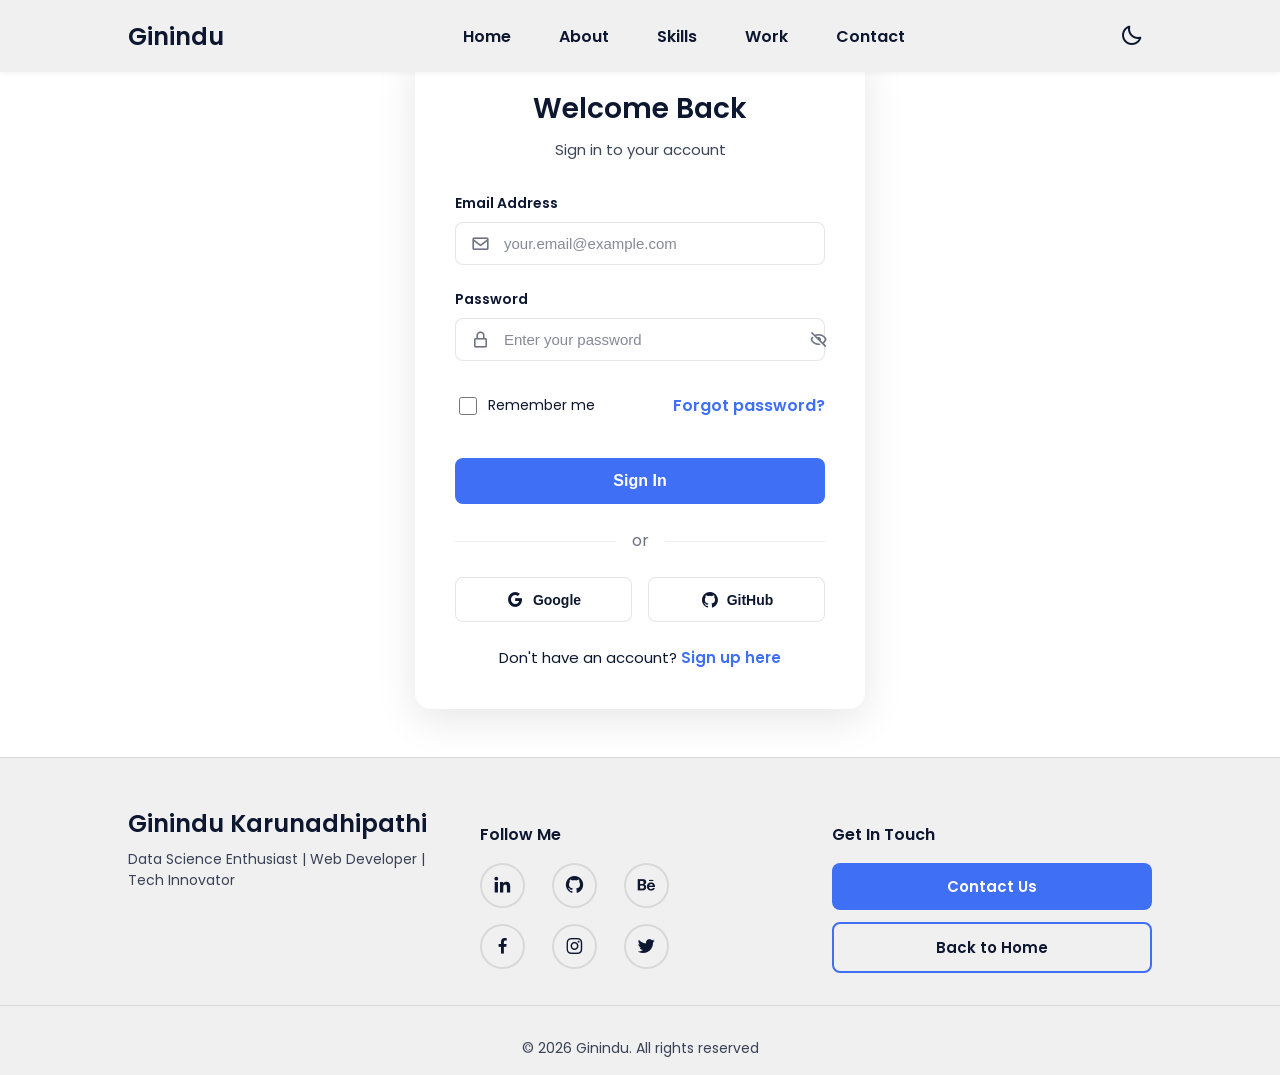
<file: login.html>
<!DOCTYPE html>
<html lang="en">
    <head>
        <meta charset="UTF-8">
        <meta name="viewport" content="width=device-width, initial-scale=1.0">

        <link rel="stylesheet" href="assets/css/styles.css">
        <link rel="stylesheet" href="assets/css/auth.css">

        <!-- =====BOX ICONS===== -->
        <link href='https://cdn.jsdelivr.net/npm/boxicons@2.0.5/css/boxicons.min.css' rel='stylesheet'>

        <title>Login - Portfolio</title>
    </head>
    <body>
        <!--===== HEADER =====-->
        <header class="l-header">
            <nav class="nav bd-grid">
                <div class="nav__logo-container">
                    <a href="index.html" class="nav__logo">Ginindu</a>
                </div>

                <div class="nav__menu" id="nav-menu">
                    <ul class="nav__list">
                        <li class="nav__item"><a href="index.html#home" class="nav__link">Home</a></li>
                        <li class="nav__item"><a href="index.html#about" class="nav__link">About</a></li>
                        <li class="nav__item"><a href="index.html#skills" class="nav__link">Skills</a></li>
                        <li class="nav__item"><a href="index.html#work" class="nav__link">Work</a></li>
                        <li class="nav__item"><a href="index.html#contact" class="nav__link">Contact</a></li>
                    </ul>
                </div>

                <div class="nav__right">
                    <div class="nav__theme">
                        <button class="theme-toggle" id="theme-toggle" aria-label="Toggle theme">
                            <i class='bx bx-moon theme-icon' id="theme-icon"></i>
                        </button>
                    </div>
                </div>

                <div class="nav__toggle" id="nav-toggle">
                    <i class='bx bx-menu'></i>
                </div>
            </nav>
        </header>

        <main class="auth-main">
            <div class="auth__container">
                <div class="auth__card">
                    <div class="auth__header">
                        <h1 class="auth__title">Welcome Back</h1>
                        <p class="auth__subtitle">Sign in to your account</p>
                    </div>

                    <form class="auth__form" id="login-form">
                        <div class="form-group">
                            <label for="email" class="form__label">Email Address</label>
                            <div class="form__input-group">
                                <i class='bx bx-envelope form__icon'></i>
                                <input 
                                    type="email" 
                                    id="email" 
                                    class="form__input" 
                                    placeholder="your.email@example.com"
                                    required
                                >
                            </div>
                        </div>

                        <div class="form-group">
                            <label for="password" class="form__label">Password</label>
                            <div class="form__input-group">
                                <i class='bx bx-lock-alt form__icon'></i>
                                <input 
                                    type="password" 
                                    id="password" 
                                    class="form__input" 
                                    placeholder="Enter your password"
                                    required
                                >
                                <button type="button" class="password-toggle" id="password-toggle">
                                    <i class='bx bx-hide form__icon'></i>
                                </button>
                            </div>
                        </div>

                        <div class="form-group form-group--row">
                            <label class="form__checkbox">
                                <input type="checkbox" class="form__checkbox-input">
                                <span class="form__checkbox-label">Remember me</span>
                            </label>
                            <a href="#" class="form__link">Forgot password?</a>
                        </div>

                        <button type="submit" class="button auth__button">Sign In</button>
                    </form>

                    <div class="auth__divider">
                        <span>or</span>
                    </div>

                    <div class="auth__social">
                        <button type="button" class="social-button" title="Login with Google">
                            <i class='bx bxl-google'></i>
                            <span>Google</span>
                        </button>
                        <button type="button" class="social-button" title="Login with GitHub">
                            <i class='bx bxl-github'></i>
                            <span>GitHub</span>
                        </button>
                    </div>

                    <div class="auth__footer">
                        <p>Don't have an account? <a href="signup.html" class="form__link">Sign up here</a></p>
                    </div>
                </div>
            </div>
        </main>

        <!--===== FOOTER =====-->
        <footer class="footer">
            <div class="footer__container bd-grid">
                <div class="footer__content">
                    <p class="footer__title">Ginindu Karunadhipathi</p>
                    <p class="footer__subtitle">Data Science Enthusiast | Web Developer | Tech Innovator</p>
                </div>

                <div class="footer__social">
                    <h3 class="footer__section-title">Follow Me</h3>
                    <div class="footer__links">
                        <a href="https://www.linkedin.com/in/ginindu-karunadhipathi/" target="_blank" class="footer__icon" title="LinkedIn">
                            <i class='bx bxl-linkedin'></i>
                        </a>
                        <a href="https://github.com/Ginindu" target="_blank" class="footer__icon" title="GitHub">
                            <i class='bx bxl-github'></i>
                        </a>
                        <a href="https://www.behance.net/ginindukarunadhipathi" target="_blank" class="footer__icon" title="Behance">
                            <i class='bx bxl-behance'></i>
                        </a>
                        <a href="#" class="footer__icon" title="Facebook">
                            <i class='bx bxl-facebook'></i>
                        </a>
                        <a href="#" class="footer__icon" title="Instagram">
                            <i class='bx bxl-instagram'></i>
                        </a>
                        <a href="#" class="footer__icon" title="Twitter">
                            <i class='bx bxl-twitter'></i>
                        </a>
                    </div>
                </div>

                <div class="footer__actions">
                    <h3 class="footer__section-title">Get In Touch</h3>
                    <div class="footer__buttons">
                        <a href="index.html#contact" class="button footer__button footer__button--primary">Contact Us</a>
                        <a href="index.html" class="button footer__button footer__button--secondary">Back to Home</a>
                    </div>
                </div>
            </div>

            <div class="footer__bottom">
                <p class="footer__copy">&#169; 2026 Ginindu. All rights reserved</p>
            </div>
        </footer>

        <!--===== MAIN JS =====-->
        <script src="assets/js/main.js"></script>
        <script src="assets/js/auth.js"></script>
    </body>
</html>
</file>
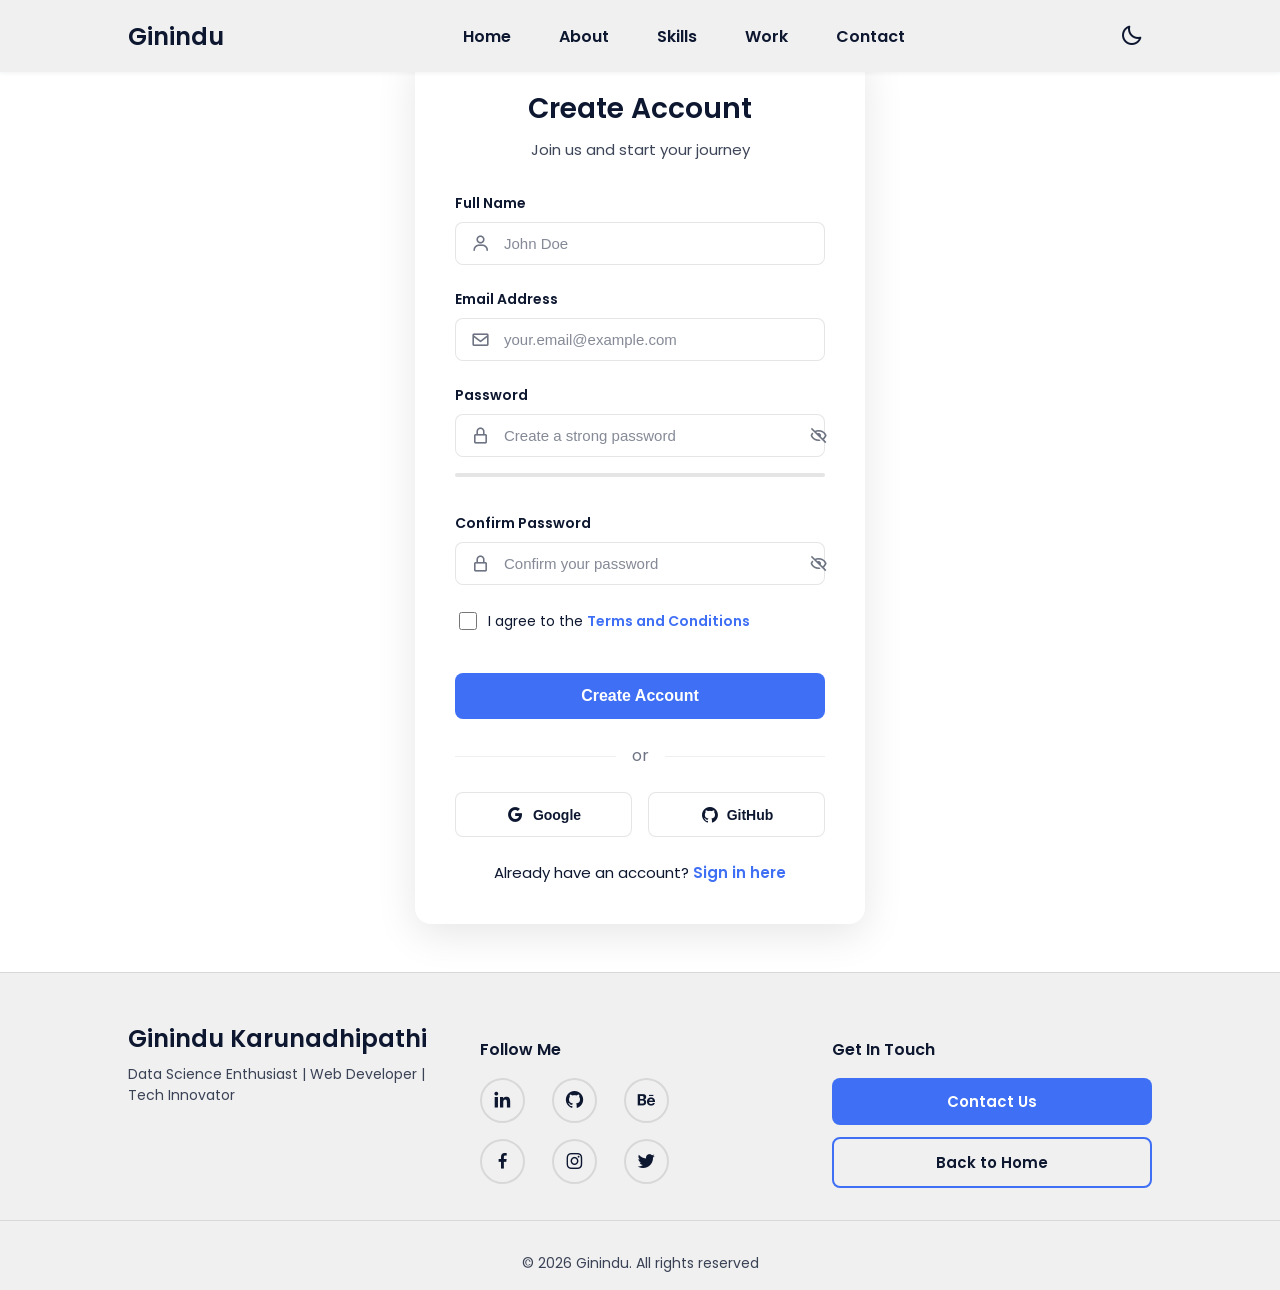
<file: signup.html>
<!DOCTYPE html>
<html lang="en">
    <head>
        <meta charset="UTF-8">
        <meta name="viewport" content="width=device-width, initial-scale=1.0">

        <link rel="stylesheet" href="assets/css/styles.css">
        <link rel="stylesheet" href="assets/css/auth.css">

        <!-- =====BOX ICONS===== -->
        <link href='https://cdn.jsdelivr.net/npm/boxicons@2.0.5/css/boxicons.min.css' rel='stylesheet'>

        <title>Sign Up - Portfolio</title>
    </head>
    <body>
        <!--===== HEADER =====-->
        <header class="l-header">
            <nav class="nav bd-grid">
                <div class="nav__logo-container">
                    <a href="index.html" class="nav__logo">Ginindu</a>
                </div>

                <div class="nav__menu" id="nav-menu">
                    <ul class="nav__list">
                        <li class="nav__item"><a href="index.html#home" class="nav__link">Home</a></li>
                        <li class="nav__item"><a href="index.html#about" class="nav__link">About</a></li>
                        <li class="nav__item"><a href="index.html#skills" class="nav__link">Skills</a></li>
                        <li class="nav__item"><a href="index.html#work" class="nav__link">Work</a></li>
                        <li class="nav__item"><a href="index.html#contact" class="nav__link">Contact</a></li>
                    </ul>
                </div>

                <div class="nav__right">
                    <div class="nav__theme">
                        <button class="theme-toggle" id="theme-toggle" aria-label="Toggle theme">
                            <i class='bx bx-moon theme-icon' id="theme-icon"></i>
                        </button>
                    </div>
                </div>

                <div class="nav__toggle" id="nav-toggle">
                    <i class='bx bx-menu'></i>
                </div>
            </nav>
        </header>

        <main class="auth-main">
            <div class="auth__container">
                <div class="auth__card">
                    <div class="auth__header">
                        <h1 class="auth__title">Create Account</h1>
                        <p class="auth__subtitle">Join us and start your journey</p>
                    </div>

                    <form class="auth__form" id="signup-form">
                        <div class="form-group">
                            <label for="fullname" class="form__label">Full Name</label>
                            <div class="form__input-group">
                                <i class='bx bx-user form__icon'></i>
                                <input 
                                    type="text" 
                                    id="fullname" 
                                    class="form__input" 
                                    placeholder="John Doe"
                                    required
                                >
                            </div>
                        </div>

                        <div class="form-group">
                            <label for="signup-email" class="form__label">Email Address</label>
                            <div class="form__input-group">
                                <i class='bx bx-envelope form__icon'></i>
                                <input 
                                    type="email" 
                                    id="signup-email" 
                                    class="form__input" 
                                    placeholder="your.email@example.com"
                                    required
                                >
                            </div>
                        </div>

                        <div class="form-group">
                            <label for="signup-password" class="form__label">Password</label>
                            <div class="form__input-group">
                                <i class='bx bx-lock-alt form__icon'></i>
                                <input 
                                    type="password" 
                                    id="signup-password" 
                                    class="form__input" 
                                    placeholder="Create a strong password"
                                    required
                                >
                                <button type="button" class="password-toggle" id="signup-password-toggle">
                                    <i class='bx bx-hide form__icon'></i>
                                </button>
                            </div>
                            <div class="password-strength">
                                <div class="password-strength__meter" id="strength-meter"></div>
                            </div>
                            <p class="password-strength__text" id="strength-text"></p>
                        </div>

                        <div class="form-group">
                            <label for="confirm-password" class="form__label">Confirm Password</label>
                            <div class="form__input-group">
                                <i class='bx bx-lock-alt form__icon'></i>
                                <input 
                                    type="password" 
                                    id="confirm-password" 
                                    class="form__input" 
                                    placeholder="Confirm your password"
                                    required
                                >
                                <button type="button" class="password-toggle" id="confirm-password-toggle">
                                    <i class='bx bx-hide form__icon'></i>
                                </button>
                            </div>
                        </div>

                        <div class="form-group">
                            <label class="form__checkbox">
                                <input type="checkbox" class="form__checkbox-input" id="terms" required>
                                <span class="form__checkbox-label">I agree to the <a href="#" class="form__link">Terms and Conditions</a></span>
                            </label>
                        </div>

                        <button type="submit" class="button auth__button">Create Account</button>
                    </form>

                    <div class="auth__divider">
                        <span>or</span>
                    </div>

                    <div class="auth__social">
                        <button type="button" class="social-button" title="Sign up with Google">
                            <i class='bx bxl-google'></i>
                            <span>Google</span>
                        </button>
                        <button type="button" class="social-button" title="Sign up with GitHub">
                            <i class='bx bxl-github'></i>
                            <span>GitHub</span>
                        </button>
                    </div>

                    <div class="auth__footer">
                        <p>Already have an account? <a href="login.html" class="form__link">Sign in here</a></p>
                    </div>
                </div>
            </div>
        </main>

        <!--===== FOOTER =====-->
        <footer class="footer">
            <div class="footer__container bd-grid">
                <div class="footer__content">
                    <p class="footer__title">Ginindu Karunadhipathi</p>
                    <p class="footer__subtitle">Data Science Enthusiast | Web Developer | Tech Innovator</p>
                </div>

                <div class="footer__social">
                    <h3 class="footer__section-title">Follow Me</h3>
                    <div class="footer__links">
                        <a href="https://www.linkedin.com/in/ginindu-karunadhipathi/" target="_blank" class="footer__icon" title="LinkedIn">
                            <i class='bx bxl-linkedin'></i>
                        </a>
                        <a href="https://github.com/Ginindu" target="_blank" class="footer__icon" title="GitHub">
                            <i class='bx bxl-github'></i>
                        </a>
                        <a href="https://www.behance.net/ginindukarunadhipathi" target="_blank" class="footer__icon" title="Behance">
                            <i class='bx bxl-behance'></i>
                        </a>
                        <a href="#" class="footer__icon" title="Facebook">
                            <i class='bx bxl-facebook'></i>
                        </a>
                        <a href="#" class="footer__icon" title="Instagram">
                            <i class='bx bxl-instagram'></i>
                        </a>
                        <a href="#" class="footer__icon" title="Twitter">
                            <i class='bx bxl-twitter'></i>
                        </a>
                    </div>
                </div>

                <div class="footer__actions">
                    <h3 class="footer__section-title">Get In Touch</h3>
                    <div class="footer__buttons">
                        <a href="index.html#contact" class="button footer__button footer__button--primary">Contact Us</a>
                        <a href="index.html" class="button footer__button footer__button--secondary">Back to Home</a>
                    </div>
                </div>
            </div>

            <div class="footer__bottom">
                <p class="footer__copy">&#169; 2026 Ginindu. All rights reserved</p>
            </div>
        </footer>

        <!--===== MAIN JS =====-->
        <script src="assets/js/main.js"></script>
        <script src="assets/js/auth.js"></script>
    </body>
</html>
</file>
<file: assets/css/styles.css>
/*===== GOOGLE FONTS =====*/
@import url("https://fonts.googleapis.com/css2?family=Poppins:wght@400;600;700&display=swap");

/*===== VARIABLES CSS =====*/
:root {
  --header-height: 3rem;
  --font-semi: 600;
  /*===== Colores =====*/
  /*Purple 260 - Red 355 - Blue 224 - Pink 340*/
  /* HSL color mode */
  --hue-color: 224;
  --first-color: hsl(var(--hue-color), 89%, 60%);
  --second-color: hsl(var(--hue-color), 56%, 12%);
  /*===== Theme Colors =====*/
  --bg-color: #ffffff;
  --text-color: hsl(var(--hue-color), 56%, 12%);
  --nav-bg: #f5f5f5;
  --section-bg: #ffffff;
  --header-footer-bg: #f0f0f0;
  --border-color: rgba(0, 0, 0, 0.1);
  /*===== Fuente y tipografia =====*/
  --body-font: "Poppins", sans-serif;
  --big-font-size: 2rem;
  --h2-font-size: 1.25rem;
  --normal-font-size: .938rem;
  --smaller-font-size: .75rem;
  /*===== Margenes =====*/
  --mb-2: 1rem;
  --mb-4: 2rem;
  --mb-5: 2.5rem;
  --mb-6: 3rem;
  /*===== z index =====*/
  --z-back: -10;
  --z-fixed: 100;
}

/*===== DARK THEME =====*/
[data-theme="dark"] {
  --bg-color: #1a1a1a;
  --text-color: #ffffff;
  --nav-bg: #0f0f0f;
  --section-bg: #2a2a2a;
  --header-footer-bg: #1a1a1a;
  --border-color: rgba(255, 255, 255, 0.1);
}

[data-theme="dark"] .home__social-icon {
  color: var(--text-color);
}

[data-theme="dark"] .footer__icon {
  border-color: rgba(255, 255, 255, 0.2);
}

[data-theme="dark"] .tech-logo {
  filter: brightness(1.2);
}

[data-theme="dark"] .tech-item {
  border-color: rgba(255, 255, 255, 0.2);
}

@media screen and (min-width: 968px) {
  :root {
    --big-font-size: 3.5rem;
    --h2-font-size: 2rem;
    --normal-font-size: 1rem;
    --smaller-font-size: .875rem;
  }
}

/*===== BASE =====*/
*,
::before,
::after {
  box-sizing: border-box;
}

html {
  scroll-behavior: smooth;
}

body {
  margin: var(--header-height) 0 0 0;
  font-family: var(--body-font);
  font-size: var(--normal-font-size);
  color: var(--text-color);
  background-color: var(--bg-color);
  transition: background-color 0.3s ease, color 0.3s ease;
}

h1,
h2,
p {
  margin: 0;
}

ul {
  margin: 0;
  padding: 0;
  list-style: none;
}

a {
  text-decoration: none;
}

img {
  max-width: 100%;
  height: auto;
  display: block;
}

/*===== CLASS CSS ===== */
.section-title {
  position: relative;
  font-size: var(--h2-font-size);
  color: var(--first-color);
  margin-top: var(--mb-2);
  margin-bottom: var(--mb-4);
  text-align: center;
}

.section-title::after {
  position: absolute;
  content: "";
  width: 64px;
  height: 0.18rem;
  left: 0;
  right: 0;
  margin: auto;
  top: 2rem;
  background-color: var(--first-color);
}

.section {
  padding-top: 3rem;
  padding-bottom: 2rem;
  background-color: var(--section-bg);
  transition: background-color 0.3s ease;
}

/*===== LAYOUT =====*/
.bd-grid {
  max-width: 1024px;
  display: grid;
  margin-left: var(--mb-2);
  margin-right: var(--mb-2);
}

.l-header {
  width: 100%;
  position: fixed;
  top: 0;
  left: 0;
  z-index: var(--z-fixed);
  background-color: var(--header-footer-bg);
  box-shadow: 0 1px 4px rgba(146, 161, 176, 0.15);
  transition: background-color 0.3s ease, box-shadow 0.3s ease;
}

/*===== NAV =====*/
.nav {
  height: var(--header-height);
  display: grid;
  grid-template-columns: auto 1fr auto auto;
  align-items: center;
  font-weight: var(--font-semi);
  gap: 1rem;
}

@media screen and (max-width: 767px) {
  .nav {
    grid-template-columns: auto 1fr auto;
  }

  .nav__menu {
    position: fixed;
    top: var(--header-height);
    right: -100%;
    width: 80%;
    height: 100%;
    padding: 2rem;
    background-color: var(--section-bg);
    transition: 0.5s;
  }

  .nav__right {
    display: none;
  }
}

.nav__item {
  margin-bottom: var(--mb-4);
}

.nav__link {
  position: relative;
  color: var(--text-color);
}

.nav__link:hover {
  position: relative;
}

.nav__link:hover::after {
  position: absolute;
  content: "";
  width: 100%;
  height: 0.18rem;
  left: 0;
  top: 2rem;
  background-color: var(--first-color);
}

.nav__logo-container {
  display: flex;
  align-items: center;
}

.nav__logo {
  font-size: 1.5rem;
  font-weight: var(--font-semi);
  color: var(--text-color);
  text-decoration: none;
  transition: color 0.3s ease;
}

.nav__logo:hover {
  color: var(--first-color);
}

.nav__right {
  display: flex;
  align-items: center;
  gap: 1rem;
}

.nav__toggle {
  color: var(--text-color);
  font-size: 1.5rem;
  cursor: pointer;
}

/*===== SEARCH =====*/
.nav__search {
  display: flex;
  align-items: center;
  position: relative;
}

.search__input {
  padding: 0.5rem 2.5rem 0.5rem 0.75rem;
  border: 1px solid var(--border-color);
  border-radius: 0.5rem;
  background-color: var(--bg-color);
  color: var(--text-color);
  font-size: var(--normal-font-size);
  outline: none;
  width: 0;
  opacity: 0;
  transition: width 0.4s ease, opacity 0.4s ease, border-color 0.3s ease, background-color 0.3s ease, color 0.3s ease;
  pointer-events: none;
}

.search__input::placeholder {
  color: var(--text-color);
  opacity: 0.6;
}

.nav__search:hover .search__input,
.nav__search.active .search__input {
  width: 250px;
  opacity: 1;
  pointer-events: auto;
  background-color: var(--section-bg);
  border-color: var(--first-color);
}

.search__input:focus {
  box-shadow: 0 0 0 3px rgba(108, 92, 231, 0.2);
}

.search__results {
  position: absolute;
  top: 100%;
  right: 0;
  width: 250px;
  background-color: var(--bg-color);
  border: 1px solid var(--border-color);
  border-radius: 0.5rem;
  box-shadow: 0 4px 15px rgba(0, 0, 0, 0.1);
  display: none;
  flex-direction: column;
  z-index: var(--z-fixed);
  max-height: 300px;
  overflow-y: auto;
  margin-top: 0.5rem;
}

.search__results.show {
  display: flex;
}

.search__result-item {
  padding: 0.75rem 1rem;
  cursor: pointer;
  color: var(--text-color);
  transition: background-color 0.3s ease;
  border-bottom: 1px solid var(--border-color);
  font-size: var(--normal-font-size);
}

.search__result-item:last-child {
  border-bottom: none;
}

.search__result-item:hover {
  background-color: rgba(108, 92, 231, 0.1);
}

.highlight {
  background-color: rgba(108, 92, 231, 0.3);
  color: var(--text-color);
  font-weight: bold;
  border-radius: 2px;
}

.search__icon {
  position: absolute;
  right: 0.5rem;
  color: var(--text-color);
  cursor: pointer;
  font-size: 1.2rem;
  transition: color 0.3s ease;
  padding: 0.5rem;
  z-index: 10;
}

.search__icon:hover {
  color: var(--first-color);
  transform: scale(1.1);
}

/*===== THEME TOGGLE =====*/
.nav__theme {
  margin-left: 1rem;
}

.theme-toggle {
  background: none;
  border: none;
  cursor: pointer;
  padding: 0.5rem;
  border-radius: 50%;
  transition: background-color 0.3s ease;
}

.theme-toggle:hover {
  background-color: rgba(0, 0, 0, 0.1);
}

[data-theme="dark"] .theme-toggle:hover {
  background-color: rgba(255, 255, 255, 0.1);
}

.theme-icon {
  font-size: 1.5rem;
  color: var(--text-color);
  transition: transform 0.3s ease;
}

.theme-toggle:hover .theme-icon {
  transform: scale(1.1);
}

/*===== AUTH NAVIGATION =====*/
.nav__auth {
  display: flex;
  align-items: center;
  gap: 1rem;
  margin-left: 1rem;
}

.nav__auth-link {
  padding: 0.5rem 1rem;
  border-radius: 0.5rem;
  text-decoration: none;
  font-weight: var(--font-semi);
  font-size: 0.938rem;
  transition: all 0.3s ease;
}

.nav__auth-login {
  color: var(--text-color);
  border: 1px solid var(--border-color);
}

.nav__auth-login:hover {
  border-color: var(--first-color);
  color: var(--first-color);
}

.nav__auth-signup {
  background-color: var(--first-color);
  color: #fff;
}

.nav__auth-signup:hover {
  transform: translateY(-2px);
  box-shadow: 0 5px 15px rgba(108, 92, 231, 0.4);
}

@media screen and (max-width: 767px) {
  .nav__auth {
    display: none;
  }
}

/*Active menu*/
.active-link::after {
  position: absolute;
  content: "";
  width: 100%;
  height: 0.18rem;
  left: 0;
  top: 2rem;
  background-color: var(--first-color);
}

/*=== Show menu ===*/
.show {
  right: 0;
}

/*===== HOME =====*/
.home {
  position: relative;
  row-gap: 5rem;
  padding: 4rem 0 5rem;
}

.home__data {
  align-self: center;
}

.home__title {
  font-size: var(--big-font-size);
  margin-bottom: var(--mb-5);
}

.home__title-color {
  color: var(--first-color);
}

.home__social {
  display: flex;
  flex-direction: column;
}

.home__social-icon {
  width: max-content;
  margin-bottom: var(--mb-2);
  font-size: 1.5rem;
  color: var(--text-color);
}

.home__social-icon:hover {
  color: var(--first-color);
}

.home__img {
  position: absolute;
  right: 0;
  /* Keeps it on the right edge */
  bottom: 0;
  /* Keeps it at the bottom of the home section */
  width: 260px;
  /* Base width for mobile */
  display: flex;
  justify-content: flex-end;
  /* Ensures content inside is right-aligned */

}

.home__blob-img {
  width: 100%;
  /* Change from fixed 479px to 100% */
  height: auto;
  transform: translateY(10px) scale(1.05);
  /* Slightly adjusted for better centering */
  transform-origin: center;
}

.home__blob {
  width: 100%;
  /* Let the container .home__img control the size */
  height: auto;
  align-items: end;
}


.home__blob {
  width: 450px;
  /* Adjust this to change the overall size of the blob on the page */
  fill: var(--first-color);
  /* This ensures the background path stays blue */
}

/*BUTTONS*/
.button {
  display: inline-block;
  background-color: var(--first-color);
  color: #fff;
  padding: 0.75rem 2.5rem;
  font-weight: var(--font-semi);
  border-radius: 0.5rem;
  transition: 0.3s;
}

.button:hover {
  box-shadow: 0px 10px 36px rgba(0, 0, 0, 0.15);
}

/* ===== ABOUT =====*/
.about {
  background-color: var(--section-bg);
  color: var(--text-color);
  transition: background-color 0.3s ease, color 0.3s ease;
}

.about__header {
  text-align: center;
  max-width: 760px;
  margin: 0 auto 3rem;
}

.about__tag {
  display: inline-flex;
  padding: 0.5rem 1rem;
  border-radius: 999px;
  background-color: rgba(108, 92, 231, 0.1);
  color: var(--first-color);
  font-size: 0.8rem;
  letter-spacing: 0.12em;
  text-transform: uppercase;
  margin-bottom: 1rem;
  transition: background-color 0.3s ease, color 0.3s ease;
}

.about__title {
  color: var(--text-color);
  margin-bottom: 1rem;
}

.about__description {
  color: var(--text-color);
  opacity: 0.85;
  line-height: 1.8;
}

.about__container {
  display: grid;
  gap: 3rem;
  align-items: center;
  grid-template-columns: 1fr 1fr;
  text-align: left;
  width: 100%;
  margin-left: auto;
  margin-right: auto;
}

.about__content {
  max-width: 540px;
}

.about__intro {
  color: var(--first-color);
  margin-bottom: 1rem;
  text-transform: uppercase;
  letter-spacing: 0.12em;
  font-size: 0.82rem;
}

.about__role {
  font-size: 2rem;
  margin-bottom: 1.5rem;
  color: var(--text-color);
  line-height: 1.1;
}

.about__text {
  color: var(--text-color);
  opacity: 0.85;
  line-height: 1.8;
  margin-bottom: 2rem;
}

.about__actions {
  display: flex;
  gap: 1rem;
  flex-wrap: wrap;
}

.button--secondary {
  background-color: transparent;
  color: var(--text-color);
  border: 1px solid var(--first-color);
  transition: all 0.3s ease;
}

.button--secondary:hover {
  background-color: var(--first-color);
  color: #fff;
}

/* ===== ABOUT IMAGE PANEL ===== */
@keyframes floatImage {
  0%, 100% { transform: translateY(0px); }
  50%       { transform: translateY(-18px); }
}

@keyframes rotateRing {
  from { transform: rotate(0deg); }
  to   { transform: rotate(360deg); }
}

@keyframes pulseGlow {
  0%, 100% { box-shadow: 0 0 30px rgba(108, 92, 231, 0.35); }
  50%       { box-shadow: 0 0 60px rgba(108, 92, 231, 0.65); }
}

@keyframes badgeSlideIn {
  from { opacity: 0; transform: translateX(20px); }
  to   { opacity: 1; transform: translateX(0); }
}

.about__image-wrap {
  position: relative;
  width: 100%;
  max-width: 400px;
  margin: 0 auto;
  display: flex;
  align-items: center;
  justify-content: center;
  padding: 2.5rem;
  opacity: 0;
  transform: translateX(60px);
  transition: opacity 0.8s ease, transform 0.8s ease;
}

.about__image-wrap.in-view {
  opacity: 1;
  transform: translateX(0);
}

.about__image-ring {
  position: absolute;
  inset: 0;
  border-radius: 50%;
  border: 2px dashed rgba(108, 92, 231, 0.4);
  animation: rotateRing 12s linear infinite;
  pointer-events: none;
}

.about__image-blob {
  position: absolute;
  width: 88%;
  height: 88%;
  border-radius: 50%;
  background: linear-gradient(135deg, rgba(108, 92, 231, 0.15) 0%, rgba(108, 92, 231, 0.05) 100%);
  animation: floatImage 6s ease-in-out infinite;
  pointer-events: none;
}

.about__img-photo {
  position: relative;
  width: 300px;
  height: 300px;
  object-fit: cover;
  object-position: top center;
  border-radius: 50%;
  animation: floatImage 6s ease-in-out infinite, pulseGlow 4s ease-in-out infinite;
  box-shadow: 0 20px 50px rgba(108, 92, 231, 0.3);
  border: 4px solid rgba(108, 92, 231, 0.4);
  transition: transform 0.4s ease, box-shadow 0.4s ease;
  z-index: 2;
}

.about__img-photo:hover {
  transform: scale(1.04) translateY(-8px);
  box-shadow: 0 30px 70px rgba(108, 92, 231, 0.5);
}

.about__image-badge {
  position: absolute;
  left: -10px;
  top: 30%;
  display: flex;
  align-items: center;
  gap: 0.4rem;
  background-color: var(--bg-color);
  border: 1.5px solid rgba(108, 92, 231, 0.3);
  border-radius: 2rem;
  padding: 0.4rem 0.85rem;
  font-size: 0.78rem;
  font-weight: var(--font-semi);
  color: var(--first-color);
  box-shadow: 0 4px 16px rgba(108, 92, 231, 0.2);
  animation: badgeSlideIn 0.8s ease forwards 0.6s, floatImage 5s ease-in-out infinite 0.6s;
  opacity: 0;
  z-index: 3;
  white-space: nowrap;
}

.about__image-badge--bottom {
  left: auto;
  right: -10px;
  top: auto;
  bottom: 30%;
  animation: badgeSlideIn 0.8s ease forwards 1s, floatImage 5s ease-in-out infinite 1s;
}

.about__image-badge i {
  font-size: 1rem;
}

[data-theme="dark"] .about__image-badge {
  background-color: #1a1a2e;
  border-color: rgba(108, 92, 231, 0.4);
}

@media screen and (max-width: 900px) {
  .about__container {
    grid-template-columns: 1fr;
  }
  .about__image-wrap {
    max-width: 300px;
  }
}

@media screen and (max-width: 767px) {
  .about__container {
    text-align: center;
  }
  .about__actions {
    justify-content: center;
  }
  .about__image-badge {
    left: 0;
  }
  .about__image-badge--bottom {
    right: 0;
  }
}

.footer-social-link {
  display: inline-flex;
  align-items: center;
  justify-content: center;
  width: 40px;
  height: 40px;
  border: 2px solid rgba(255, 255, 255, 0.4);
  border-radius: 50%;
  color: #fff;
  font-size: 1.2rem;
  text-decoration: none;
  transition: all 0.3s ease;
}

.footer-social-link:hover {
  border-color: rgba(77, 106, 255, 0.95);
  color: #4d6aff;
  transform: translateY(-3px);
  box-shadow: 0 5px 15px rgba(77, 106, 255, 0.3);
}

[data-theme="dark"] .about__image-wrap {
  background: linear-gradient(135deg, #0f182d, #0a101e);
  box-shadow: 0 26px 70px rgba(0, 0, 0, 0.35);
}

[data-theme="dark"] .about__banner {
  box-shadow: 0 10px 30px rgba(0, 0, 0, 0.3);
}

/* ===== SKILLS =====*/
.skills__container {
  row-gap: 2rem;
  text-align: center;
}

.skills__subtitle {
  margin-bottom: var(--mb-2);
}

.skills__text {
  margin-bottom: var(--mb-4);
}

.skills__data {
  display: flex;
  justify-content: space-between;
  align-items: center;
  position: relative;
  font-weight: var(--font-semi);
  padding: 0.5rem 1rem;
  margin-bottom: var(--mb-4);
  border-radius: 0.5rem;
  box-shadow: 0px 4px 25px rgba(14, 36, 49, 0.15);
}

.skills__icon {
  font-size: 2rem;
  margin-right: var(--mb-2);
  color: var(--first-color);
}

.skills__names {
  display: flex;
  align-items: center;
}

.skills__bar {
  position: absolute;
  left: 0;
  bottom: 0;
  background-color: var(--first-color);
  height: 0.25rem;
  border-radius: 0.5rem;
  z-index: var(--z-back);
}

.skills__html {
  width: 95%;
}

.skills__css {
  width: 85%;
}

.skills__js {
  width: 65%;
}

.skills__ux {
  width: 85%;
}

.skills__img {
  border-radius: 0.5rem;
}

/* ===== TECH STACK =====*/
.tech-stack__container {
  display: grid;
  grid-template-columns: repeat(7, 1fr);
  gap: 1rem;
  justify-items: center;
  max-width: 600px;
  margin: 0 auto;
}

.tech-item {
  display: flex;
  align-items: center;
  justify-content: center;
  width: 50px;
  height: 50px;
  border: 2px solid var(--border-color);
  border-radius: 50%;
  color: var(--text-color);
  font-size: 1.3rem;
  text-decoration: none;
  transition: all 0.3s ease;
}

.tech-item:hover {
  border-color: var(--first-color);
  color: var(--first-color);
  transform: translateY(-5px);
  box-shadow: 0 5px 15px rgba(108, 92, 231, 0.3);
}

.tech-logo {
  width: 30px;
  height: 30px;
  filter: grayscale(0%);
  transition: filter 0.3s ease;
}

.tech-item:hover .tech-logo {
  filter: grayscale(0%) brightness(1.1);
}

.tech-name {
  display: none;
  /* Hide the name to make it like footer icons */
}

/* ===== WORK =====*/
.work__container {
  row-gap: 2rem;
}

.work__img {
  box-shadow: 0px 4px 25px rgba(14, 36, 49, 0.15);
  border-radius: 0.5rem;
  overflow: hidden;
}

.work__img img {
  transition: 1s;
}

.work__img img:hover {
  transform: scale(1.1);
}

/* ===== CONTACT =====*/
.contact__input {
  width: 100%;
  font-size: var(--normal-font-size);
  font-weight: var(--font-semi);
  padding: 1rem;
  border-radius: 0.5rem;
  border: 1.5px solid var(--border-color);
  outline: none;
  margin-bottom: var(--mb-4);
  background-color: var(--bg-color);
  color: var(--text-color);
  transition: border-color 0.3s ease, background-color 0.3s ease, color 0.3s ease;
}

.contact__button {
  display: block;
  border: none;
  outline: none;
  font-size: var(--normal-font-size);
  cursor: pointer;
  margin-left: auto;
}

/* ===== FOOTER =====*/
.footer {
  background-color: var(--header-footer-bg);
  color: var(--text-color);
  border-top: 1px solid var(--border-color);
  transition: background-color 0.3s ease, color 0.3s ease, border-color 0.3s ease;
  padding: 3rem 0 1rem;
}

.footer__container {
  display: grid;
  grid-template-columns: repeat(auto-fit, minmax(250px, 1fr));
  gap: 2rem;
  margin-bottom: 2rem;
}

.footer__content {
  text-align: left;
}

.footer__title {
  font-size: 1.5rem;
  font-weight: var(--font-semi);
  margin-bottom: 0.5rem;
  color: var(--text-color);
}

.footer__subtitle {
  font-size: 0.875rem;
  color: var(--text-color);
  opacity: 0.8;
  line-height: 1.5;
  margin-bottom: 0.75rem;
}

.footer__location {
  display: inline-flex;
  align-items: center;
  gap: 0.4rem;
  margin-top: 0.5rem;
  font-size: 0.875rem;
  color: var(--text-color);
  opacity: 0.85;
}

.footer__location-icon {
  font-size: 1.1rem;
  color: var(--first-color);
  flex-shrink: 0;
}

.footer__location-text {
  line-height: 1.4;
}

.footer__section-title {
  font-size: 1rem;
  font-weight: var(--font-semi);
  margin-bottom: 1rem;
  color: var(--text-color);
}

.footer__social {
  text-align: left;
}

.footer__links {
  display: grid;
  grid-template-columns: repeat(3, 1fr);
  gap: 1rem;
  max-width: 200px;
}

.footer__icon {
  display: inline-flex;
  align-items: center;
  justify-content: center;
  width: 45px;
  height: 45px;
  border: 2px solid var(--border-color);
  border-radius: 50%;
  color: var(--text-color);
  font-size: 1.3rem;
  text-decoration: none;
  transition: all 0.3s ease;
}

.footer__icon:hover {
  border-color: var(--first-color);
  color: var(--first-color);
  transform: translateY(-5px);
  box-shadow: 0 5px 15px rgba(108, 92, 231, 0.3);
}

.footer__actions {
  text-align: left;
}

.footer__buttons {
  display: flex;
  flex-direction: column;
  gap: 0.75rem;
}

.footer__button {
  display: inline-block;
  padding: 0.75rem 1.5rem;
  border-radius: 0.5rem;
  text-align: center;
  text-decoration: none;
  font-weight: var(--font-semi);
  font-size: 0.938rem;
  transition: all 0.3s ease;
  border: none;
  cursor: pointer;
}

.footer__button--primary {
  background-color: var(--first-color);
  color: #fff;
}

.footer__button--primary:hover {
  transform: translateY(-3px);
  box-shadow: 0 8px 20px rgba(108, 92, 231, 0.4);
}

.footer__button--secondary {
  background-color: transparent;
  color: var(--text-color);
  border: 2px solid var(--first-color);
}

.footer__button--secondary:hover {
  background-color: var(--first-color);
  color: #fff;
  transform: translateY(-3px);
  box-shadow: 0 8px 20px rgba(108, 92, 231, 0.4);
}

.footer__bottom {
  text-align: center;
  padding-top: 2rem;
  border-top: 1px solid var(--border-color);
}

.footer__copy {
  font-size: var(--smaller-font-size);
  color: var(--text-color);
  opacity: 0.8;
}

/* ===== FOOTER RESPONSIVE ===== */
@media screen and (max-width: 767px) {
  .footer__container {
    grid-template-columns: 1fr;
    gap: 1.5rem;
    text-align: center;
  }

  .footer__content,
  .footer__social,
  .footer__actions {
    text-align: center;
  }

  .footer__links {
    justify-content: center;
    display: grid;
    grid-template-columns: repeat(3, 1fr);
    gap: 1rem;
    max-width: 200px;
    margin: 0 auto;
  }

  .footer__buttons {
    flex-direction: row;
    justify-content: center;
    gap: 0.5rem;
  }

  .footer__button {
    padding: 0.65rem 1.25rem;
    font-size: 0.875rem;
  }

  .footer {
    padding: 2rem 0 0.75rem;
  }

  .footer__bottom {
    padding-top: 1.5rem;
  }
}

@media screen and (max-width: 480px) {
  .footer__container {
    grid-template-columns: 1fr;
  }

  .footer__title {
    font-size: 1.25rem;
  }

  .footer__section-title {
    font-size: 0.938rem;
  }

  .footer__links {
    gap: 0.75rem;
    display: grid;
    grid-template-columns: repeat(3, 1fr);
    max-width: 160px;
    margin: 0 auto;
  }

  .footer__icon {
    width: 40px;
    height: 40px;
    font-size: 1.1rem;
    border-width: 1.5px;
  }

  .footer__buttons {
    flex-direction: column;
    gap: 0.5rem;
  }

  .footer__button {
    width: 100%;
    padding: 0.6rem 1rem;
  }
}

@media screen and (max-width: 768px) {
  .tech-stack__container {
    grid-template-columns: repeat(4, 1fr);
    gap: 0.75rem;
  }

  .tech-item {
    width: 45px;
    height: 45px;
  }

  .tech-logo {
    width: 25px;
    height: 25px;
  }
}

@media screen and (max-width: 480px) {
  .tech-stack__container {
    grid-template-columns: repeat(3, 1fr);
    gap: 0.5rem;
  }

  .tech-item {
    width: 40px;
    height: 40px;
  }

  .tech-logo {
    width: 20px;
    height: 20px;
  }
}

/* ===== MEDIA QUERIES=====*/
@media screen and (max-width: 320px) {
  .home {
    row-gap: 2rem;
  }

  .home__img {
    width: 200px;
  }
}

@media screen and (min-width: 576px) {
  .home {
    padding: 4rem 0 2rem;
  }

  .home__social {
    padding-top: 0;
    padding-bottom: 2.5rem;
    flex-direction: row;
    align-self: flex-end;
  }

  .home__social-icon {
    margin-bottom: 0;
    margin-right: var(--mb-4);
  }

  .home__img {
    width: 300px;
    bottom: 25%;
  }

  .about__container {
    grid-template-columns: repeat(2, 1fr);
    align-items: center;
    text-align: initial;
  }

  .skills__container {
    grid-template-columns: 0.7fr;
    justify-content: center;
    column-gap: 1rem;
  }

  .work__container {
    grid-template-columns: repeat(2, 1fr);
    column-gap: 2rem;
    padding-top: 2rem;
  }

  .contact__form {
    width: 360px;
    padding-top: 2rem;
  }

  .contact__container {
    justify-items: center;
  }
}

@media screen and (min-width: 768px) {
  body {
    margin: 0;
  }

  .section {
    padding-top: 4rem;
    padding-bottom: 3rem;
  }

  .section-title {
    margin-bottom: var(--mb-6);
  }

  .section-title::after {
    width: 80px;
    top: 3rem;
  }

  .nav {
    height: calc(var(--header-height) + 1.5rem);
    grid-template-columns: auto 1fr auto;
  }

  .nav__list {
    display: flex;
    padding-top: 0;
    justify-content: center;
  }

  .nav__item {
    margin-left: var(--mb-6);
    margin-bottom: 0;
  }

  .nav__toggle {
    display: none;
  }

  .nav__link {
    color: var(--text-color);
  }

  .home {
    padding: 8rem 0 2rem;
  }

  .home__img {
    width: 400px;
    bottom: 10%;
  }

  .about__container {
    padding-top: 2rem;
  }

  .about__img img {
    width: 300px;
  }

  .about__highlights {
    grid-template-columns: repeat(2, 1fr);
    gap: 1.5rem;
  }

  .skills__container {
    grid-template-columns: repeat(2, 1fr);
    column-gap: 2rem;
    align-items: center;
    text-align: initial;
  }

  .work__container {
    grid-template-columns: repeat(3, 1fr);
    column-gap: 2rem;
  }
}

@media screen and (min-width: 992px) {
  .bd-grid {
    margin-left: auto;
    margin-right: auto;
  }

  .home {
    padding: 10rem 0 2rem;
  }

  .home__img {
    width: 450px;
  }
}

/* ===== CHATBOT ===== */
.chatbot-widget {
  position: fixed;
  bottom: 2rem;
  right: 2rem;
  z-index: 1000;
  display: flex;
  flex-direction: column;
  align-items: flex-end;
}

.chatbot__toggle {
  width: 60px;
  height: 60px;
  border-radius: 50%;
  background-color: var(--first-color);
  color: #fff;
  border: none;
  font-size: 2rem;
  cursor: pointer;
  box-shadow: 0 4px 15px rgba(0, 0, 0, 0.2);
  display: flex;
  justify-content: center;
  align-items: center;
  transition: transform 0.3s ease, background-color 0.3s ease;
}

.chatbot__toggle:hover {
  transform: scale(1.1);
}

.chatbot__wrapper {
  background-color: var(--bg-color);
  border: 1px solid var(--border-color);
  border-radius: 0.5rem;
  overflow: hidden;
  display: flex;
  flex-direction: column;
  box-shadow: 0px 4px 25px rgba(14, 36, 49, 0.1);
  width: 350px;
  max-width: calc(100vw - 4rem);
  margin-bottom: 1rem;
  opacity: 0;
  pointer-events: none;
  transform: translateY(20px);
  transition: opacity 0.3s ease, transform 0.3s ease;
  position: absolute;
  bottom: 70px;
  right: 0;
}

.chatbot__wrapper.show {
  opacity: 1;
  pointer-events: auto;
  transform: translateY(0);
}

.chatbot__header {
  background-color: var(--first-color);
  color: #fff;
  padding: 1rem;
  display: flex;
  align-items: center;
  justify-content: space-between;
}

.chatbot__close {
  background: none;
  border: none;
  color: #fff;
  font-size: 1.5rem;
  cursor: pointer;
  transition: transform 0.3s ease;
}

.chatbot__close:hover {
  transform: scale(1.1);
}

.chatbot__icon {
  font-size: 1.5rem;
  margin-right: 0.5rem;
}

.chatbot__title {
  font-weight: var(--font-semi);
}

.chatbot__box {
  padding: 1rem;
  height: 250px;
  overflow-y: auto;
  display: flex;
  flex-direction: column;
  gap: 1rem;
  background-color: var(--section-bg);
}

.chatbot__message {
  max-width: 80%;
  padding: 0.75rem 1rem;
  border-radius: 0.5rem;
  font-size: var(--normal-font-size);
  line-height: 1.4;
  word-wrap: break-word;
}

.chatbot__message--bot {
  background-color: var(--border-color);
  align-self: flex-start;
  color: var(--text-color);
  border-bottom-left-radius: 0;
}

.chatbot__message--user {
  background-color: var(--first-color);
  color: #fff;
  align-self: flex-end;
  border-bottom-right-radius: 0;
}

.chatbot__options {
  display: flex;
  flex-direction: column;
  gap: 0.5rem;
  margin-top: 0.5rem;
}

.chatbot__option-btn {
  background-color: transparent;
  border: 1px solid var(--first-color);
  color: var(--first-color);
  padding: 0.5rem;
  border-radius: 0.25rem;
  cursor: pointer;
  font-size: var(--smaller-font-size);
  transition: 0.3s;
  text-align: left;
}

.chatbot__option-btn:hover {
  background-color: var(--first-color);
  color: #fff;
}

.chatbot__input-area {
  display: flex;
  border-top: 1px solid var(--border-color);
  background-color: var(--bg-color);
}

.chatbot__input {
  flex: 1;
  border: none;
  padding: 1rem;
  outline: none;
  background-color: transparent;
  color: var(--text-color);
}

.chatbot__send {
  background-color: transparent;
  color: var(--first-color);
  border: none;
  padding: 0 1rem;
  cursor: pointer;
  font-size: 1.5rem;
  transition: 0.3s;
}

.chatbot__send:hover {
  color: var(--text-color);
}

@media screen and (min-width: 768px) {
  .contact__container {
    grid-template-columns: 1fr;
    justify-items: center;
  }
}
</file>
<file: assets/css/auth.css>
/*===== AUTH PAGES STYLING =====*/

.auth-main {
    min-height: calc(100vh - var(--header-height) - 200px);
    display: flex;
    align-items: center;
    justify-content: center;
    padding: 3rem 1rem;
    background: linear-gradient(135deg, var(--bg-color) 0%, var(--section-bg) 100%);
}

.auth__container {
    width: 100%;
    max-width: 450px;
}

.auth__card {
    background-color: var(--section-bg);
    padding: 2.5rem;
    border-radius: 1rem;
    box-shadow: 0 10px 40px rgba(0, 0, 0, 0.1);
    transition: background-color 0.3s ease, box-shadow 0.3s ease;
}

[data-theme="dark"] .auth__card {
    box-shadow: 0 10px 40px rgba(0, 0, 0, 0.3);
}

.auth__header {
    text-align: center;
    margin-bottom: 2rem;
}

.auth__title {
    font-size: 1.75rem;
    color: var(--text-color);
    margin-bottom: 0.5rem;
    font-weight: var(--font-semi);
}

.auth__subtitle {
    font-size: 0.938rem;
    color: var(--text-color);
    opacity: 0.8;
}

/* ===== FORM STYLES ===== */
.auth__form {
    display: flex;
    flex-direction: column;
    gap: 1.5rem;
}

.form-group {
    display: flex;
    flex-direction: column;
    gap: 0.5rem;
}

.form-group--row {
    flex-direction: row;
    justify-content: space-between;
    align-items: center;
    margin-top: 0.5rem;
}

.form__label {
    font-size: 0.875rem;
    font-weight: var(--font-semi);
    color: var(--text-color);
}

.form__input-group {
    position: relative;
    display: flex;
    align-items: center;
}

.form__icon {
    position: absolute;
    left: 1rem;
    color: var(--text-color);
    opacity: 0.6;
    font-size: 1.2rem;
    pointer-events: none;
}

.form__input {
    width: 100%;
    padding: 0.75rem 2.5rem 0.75rem 3rem;
    border: 1px solid var(--border-color);
    border-radius: 0.5rem;
    background-color: var(--bg-color);
    color: var(--text-color);
    font-size: 0.938rem;
    outline: none;
    transition: border-color 0.3s ease, background-color 0.3s ease, box-shadow 0.3s ease;
}

.form__input::placeholder {
    color: var(--text-color);
    opacity: 0.5;
}

.form__input:focus {
    border-color: var(--first-color);
    background-color: var(--section-bg);
    box-shadow: 0 0 0 3px rgba(108, 92, 231, 0.1);
}

.password-toggle {
    position: absolute;
    right: 1rem;
    background: none;
    border: none;
    color: var(--text-color);
    cursor: pointer;
    font-size: 1.2rem;
    padding: 0.5rem;
    display: flex;
    align-items: center;
    justify-content: center;
    transition: color 0.3s ease;
}

.password-toggle:hover {
    color: var(--first-color);
}

/* ===== PASSWORD STRENGTH ===== */
.password-strength {
    height: 4px;
    background-color: var(--border-color);
    border-radius: 2px;
    overflow: hidden;
    margin-top: 0.5rem;
}

.password-strength__meter {
    height: 100%;
    background-color: #e74c3c;
    width: 0%;
    transition: width 0.3s ease, background-color 0.3s ease;
}

.password-strength__meter.weak {
    width: 33%;
    background-color: #e74c3c;
}

.password-strength__meter.fair {
    width: 66%;
    background-color: #f39c12;
}

.password-strength__meter.good {
    width: 100%;
    background-color: #27ae60;
}

.password-strength__text {
    font-size: 0.75rem;
    color: #e74c3c;
    margin-top: 0.25rem;
    opacity: 0;
    transition: opacity 0.3s ease, color 0.3s ease;
}

.password-strength__text.show {
    opacity: 1;
}

.password-strength__text.fair {
    color: #f39c12;
}

.password-strength__text.good {
    color: #27ae60;
}

/* ===== CHECKBOX STYLES ===== */
.form__checkbox {
    display: flex;
    align-items: center;
    gap: 0.5rem;
    cursor: pointer;
    user-select: none;
    font-size: 0.875rem;
}

.form__checkbox-input {
    width: 18px;
    height: 18px;
    cursor: pointer;
    accent-color: var(--first-color);
}

.form__checkbox-label {
    color: var(--text-color);
}

.form__link {
    color: var(--first-color);
    text-decoration: none;
    font-weight: var(--font-semi);
    transition: opacity 0.3s ease;
}

.form__link:hover {
    opacity: 0.8;
    text-decoration: underline;
}

/* ===== AUTH BUTTON ===== */
.auth__button {
    width: 100%;
    padding: 0.875rem;
    margin-top: 1rem;
    font-size: 1rem;
    font-weight: var(--font-semi);
    border: none;
    border-radius: 0.5rem;
    cursor: pointer;
    transition: transform 0.3s ease, box-shadow 0.3s ease;
}

.auth__button:hover {
    transform: translateY(-2px);
    box-shadow: 0 10px 25px rgba(108, 92, 231, 0.4);
}

.auth__button:active {
    transform: translateY(0);
}

/* ===== DIVIDER ===== */
.auth__divider {
    position: relative;
    text-align: center;
    margin: 1.5rem 0;
    color: var(--text-color);
    opacity: 0.6;
}

.auth__divider::before {
    content: '';
    position: absolute;
    top: 50%;
    left: 0;
    width: 100%;
    height: 1px;
    background-color: var(--border-color);
}

.auth__divider span {
    position: relative;
    background-color: var(--section-bg);
    padding: 0 1rem;
}

/* ===== SOCIAL BUTTONS ===== */
.auth__social {
    display: grid;
    grid-template-columns: repeat(2, 1fr);
    gap: 1rem;
}

.social-button {
    display: flex;
    align-items: center;
    justify-content: center;
    gap: 0.5rem;
    padding: 0.75rem;
    border: 1px solid var(--border-color);
    border-radius: 0.5rem;
    background-color: var(--bg-color);
    color: var(--text-color);
    cursor: pointer;
    font-size: 0.875rem;
    font-weight: var(--font-semi);
    transition: all 0.3s ease;
}

.social-button:hover {
    border-color: var(--first-color);
    background-color: var(--section-bg);
    transform: translateY(-2px);
}

.social-button i {
    font-size: 1.2rem;
}

/* ===== AUTH FOOTER ===== */
.auth__footer {
    text-align: center;
    margin-top: 1.5rem;
    font-size: 0.938rem;
    color: var(--text-color);
}

.auth__footer a {
    color: var(--first-color);
    text-decoration: none;
    font-weight: var(--font-semi);
}

.auth__footer a:hover {
    text-decoration: underline;
}

/* ===== RESPONSIVE ===== */
@media screen and (max-width: 576px) {
    .auth__card {
        padding: 2rem;
        border-radius: 0.75rem;
    }

    .auth__title {
        font-size: 1.5rem;
    }

    .auth__subtitle {
        font-size: 0.875rem;
    }

    .auth-main {
        min-height: calc(100vh - var(--header-height) - 150px);
        padding: 2rem 1rem;
    }

    .auth__container {
        max-width: 100%;
    }

    .form__input {
        padding: 0.65rem 2rem 0.65rem 2.5rem;
        font-size: 0.875rem;
    }

    .auth__social {
        grid-template-columns: 1fr;
    }
}

@media screen and (max-width: 380px) {
    .auth__card {
        padding: 1.5rem;
    }

    .auth__title {
        font-size: 1.25rem;
    }

    .form-group--row {
        flex-direction: column;
        align-items: flex-start;
        gap: 0.75rem;
    }
}
</file>
